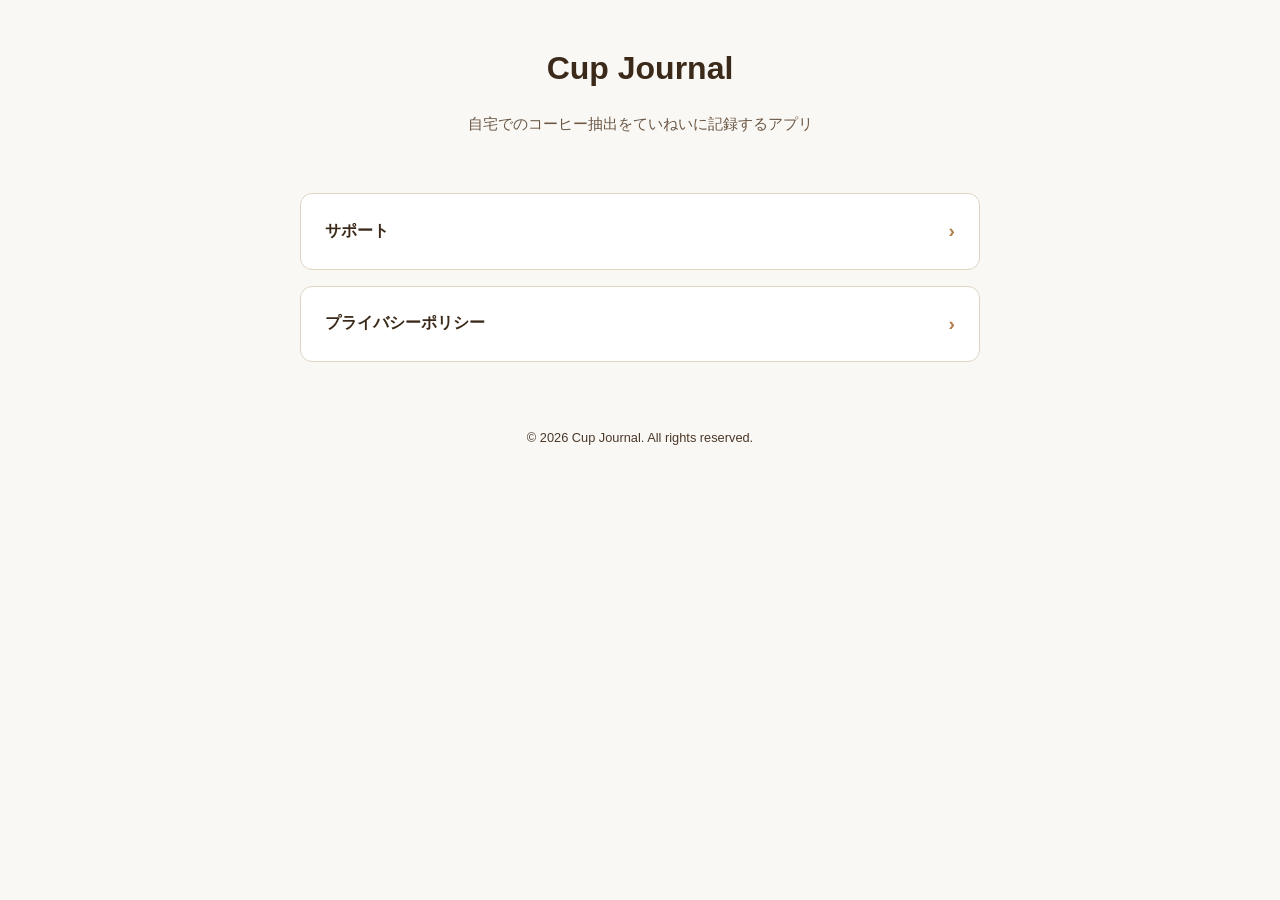
<file: index.html>
<!DOCTYPE html>
<html lang="ja">
<head>
  <meta charset="UTF-8">
  <meta name="viewport" content="width=device-width, initial-scale=1.0">
  <title>Cup Journal</title>
  <meta name="description" content="Cup Journalはコーヒーの抽出記録をていねいに残せるiOSアプリです。豆の種類・抽出方法・テイスティングメモをシンプルに管理できます。">
  <meta property="og:title"       content="Cup Journal">
  <meta property="og:description" content="コーヒーの抽出記録をていねいに残せるiOSアプリ">
  <meta property="og:type"        content="website">
  <meta property="og:url"         content="https://ichini235711.github.io/cup-journal-support/">
  <meta property="og:locale"      content="ja_JP">
  <link rel="canonical" href="https://ichini235711.github.io/cup-journal-support/">
  <link rel="stylesheet" href="style.css">
</head>
<body class="page-home">
  <div class="container">
    <main>
      <header>
        <h1>Cup Journal</h1>
        <p>自宅でのコーヒー抽出をていねいに記録するアプリ</p>
      </header>

      <ul class="nav-list">
        <li>
          <a href="support.html">
            サポート
            <span>›</span>
          </a>
        </li>
        <li>
          <a href="privacy.html">
            プライバシーポリシー
            <span>›</span>
          </a>
        </li>
      </ul>
    </main>

    <footer>
      <p>&copy; 2026 Cup Journal. All rights reserved.</p>
    </footer>
  </div>
</body>
</html>
</file>
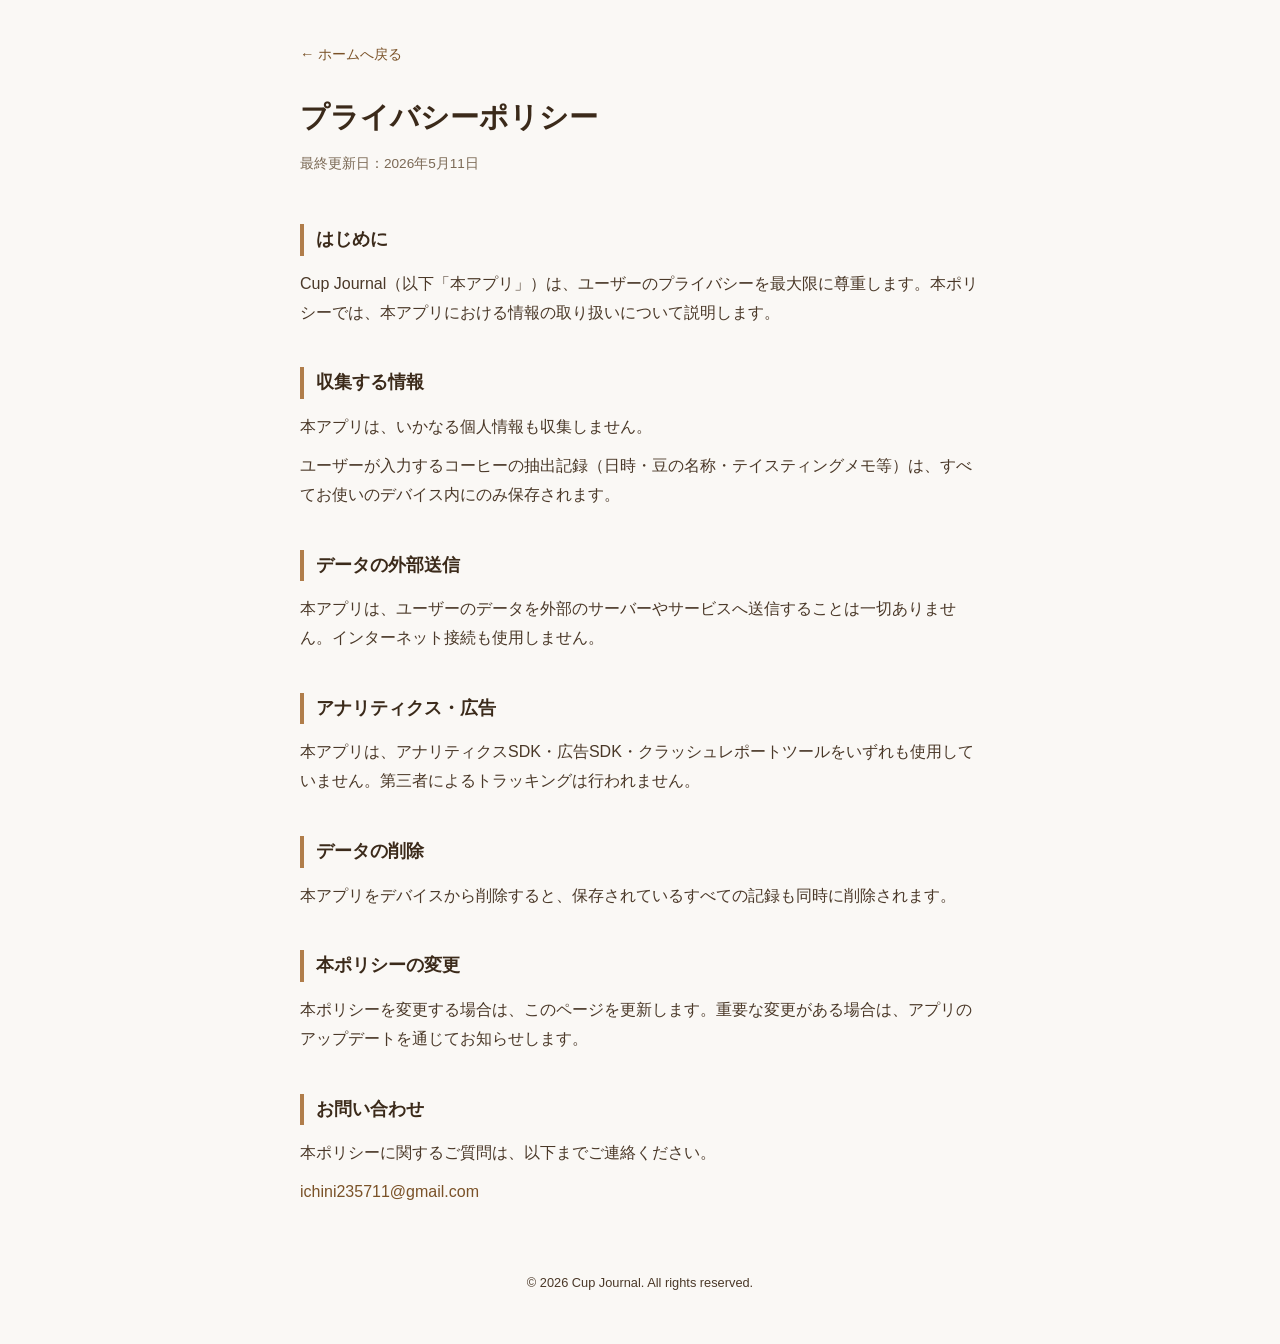
<file: privacy.html>
<!DOCTYPE html>
<html lang="ja">
<head>
  <meta charset="UTF-8">
  <meta name="viewport" content="width=device-width, initial-scale=1.0">
  <title>Cup Journal プライバシーポリシー</title>
  <meta name="description" content="Cup Journalのプライバシーポリシーです。本アプリは個人情報を収集せず、すべてのデータはデバイス内にのみ保存されます。">
  <meta property="og:title"       content="プライバシーポリシー | Cup Journal">
  <meta property="og:description" content="Cup Journalのプライバシーポリシー。個人情報の収集なし、外部送信なし。">
  <meta property="og:type"        content="website">
  <meta property="og:url"         content="https://ichini235711.github.io/cup-journal-support/privacy.html">
  <meta property="og:locale"      content="ja_JP">
  <link rel="canonical" href="https://ichini235711.github.io/cup-journal-support/privacy.html">
  <link rel="stylesheet" href="style.css">
</head>
<body>
  <div class="container">
    <main>
      <a href="index.html" class="back-link">← ホームへ戻る</a>
      <header>
        <h1>プライバシーポリシー</h1>
        <p class="updated">最終更新日：2026年5月11日</p>
      </header>

      <section>
        <h2>はじめに</h2>
        <p>Cup Journal（以下「本アプリ」）は、ユーザーのプライバシーを最大限に尊重します。本ポリシーでは、本アプリにおける情報の取り扱いについて説明します。</p>
      </section>

      <section>
        <h2>収集する情報</h2>
        <p>本アプリは、いかなる個人情報も収集しません。</p>
        <p>ユーザーが入力するコーヒーの抽出記録（日時・豆の名称・テイスティングメモ等）は、すべてお使いのデバイス内にのみ保存されます。</p>
      </section>

      <section>
        <h2>データの外部送信</h2>
        <p>本アプリは、ユーザーのデータを外部のサーバーやサービスへ送信することは一切ありません。インターネット接続も使用しません。</p>
      </section>

      <section>
        <h2>アナリティクス・広告</h2>
        <p>本アプリは、アナリティクスSDK・広告SDK・クラッシュレポートツールをいずれも使用していません。第三者によるトラッキングは行われません。</p>
      </section>

      <section>
        <h2>データの削除</h2>
        <p>本アプリをデバイスから削除すると、保存されているすべての記録も同時に削除されます。</p>
      </section>

      <section>
        <h2>本ポリシーの変更</h2>
        <p>本ポリシーを変更する場合は、このページを更新します。重要な変更がある場合は、アプリのアップデートを通じてお知らせします。</p>
      </section>

      <section>
        <h2>お問い合わせ</h2>
        <p>本ポリシーに関するご質問は、以下までご連絡ください。</p>
        <p><a href="mailto:ichini235711@gmail.com">ichini235711@gmail.com</a></p>
      </section>
    </main>

    <footer>
      <p>&copy; 2026 Cup Journal. All rights reserved.</p>
    </footer>
  </div>
</body>
</html>
</file>
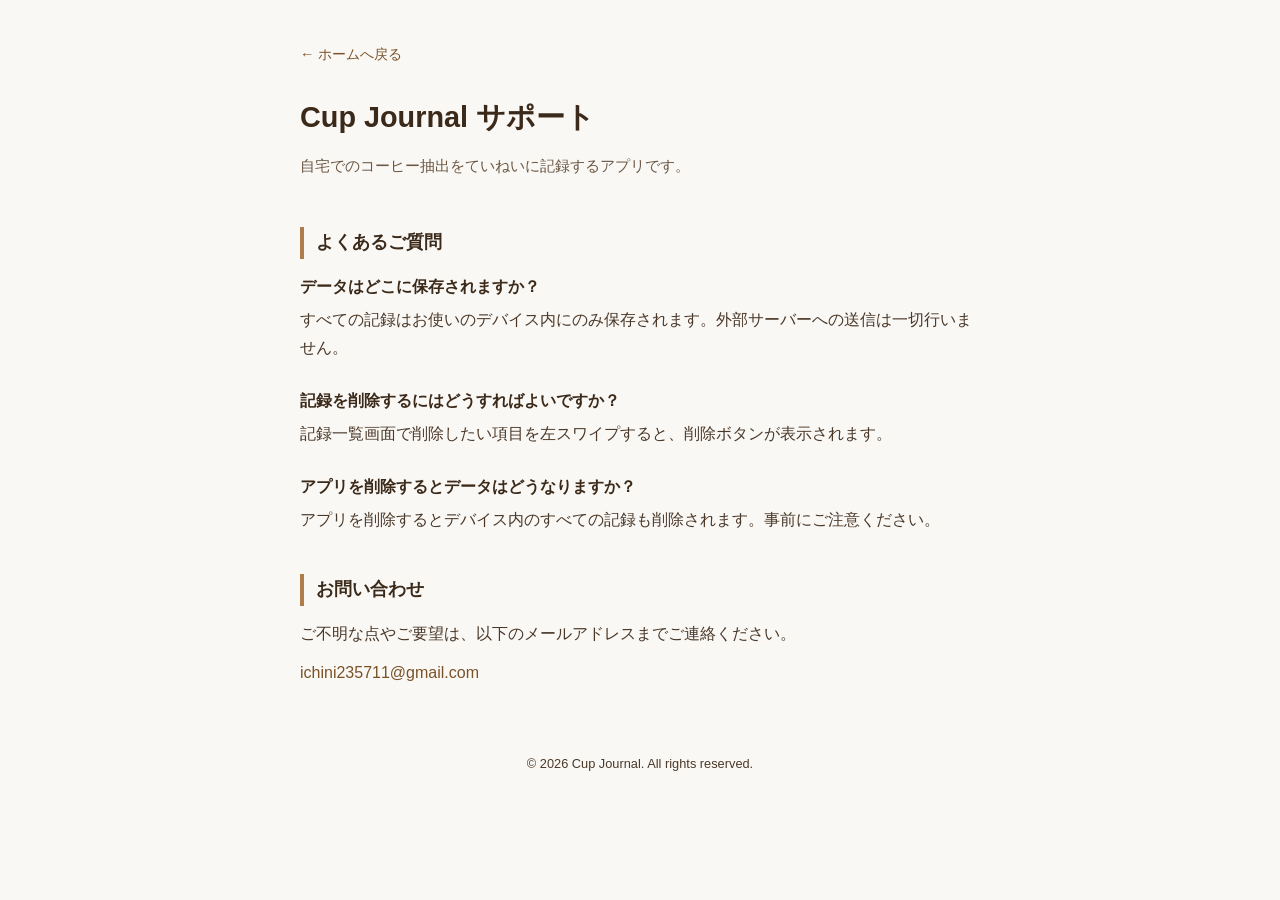
<file: support.html>
<!DOCTYPE html>
<html lang="ja">
<head>
  <meta charset="UTF-8">
  <meta name="viewport" content="width=device-width, initial-scale=1.0">
  <title>Cup Journal サポート</title>
  <meta name="description" content="Cup Journalのサポートページです。よくあるご質問やお問い合わせ先をご案内しています。">
  <meta property="og:title"       content="サポート | Cup Journal">
  <meta property="og:description" content="Cup Journalのよくあるご質問とお問い合わせ先。">
  <meta property="og:type"        content="website">
  <meta property="og:url"         content="https://ichini235711.github.io/cup-journal-support/support.html">
  <meta property="og:locale"      content="ja_JP">
  <link rel="canonical" href="https://ichini235711.github.io/cup-journal-support/support.html">
  <link rel="stylesheet" href="style.css">
</head>
<body>
  <div class="container">
    <main>
      <a href="index.html" class="back-link">← ホームへ戻る</a>
      <header>
        <h1>Cup Journal サポート</h1>
        <p>自宅でのコーヒー抽出をていねいに記録するアプリです。</p>
      </header>

      <section>
        <h2>よくあるご質問</h2>
        <dl>
          <div class="faq-item">
            <dt>データはどこに保存されますか？</dt>
            <dd>すべての記録はお使いのデバイス内にのみ保存されます。外部サーバーへの送信は一切行いません。</dd>
          </div>
          <div class="faq-item">
            <dt>記録を削除するにはどうすればよいですか？</dt>
            <dd>記録一覧画面で削除したい項目を左スワイプすると、削除ボタンが表示されます。</dd>
          </div>
          <div class="faq-item">
            <dt>アプリを削除するとデータはどうなりますか？</dt>
            <dd>アプリを削除するとデバイス内のすべての記録も削除されます。事前にご注意ください。</dd>
          </div>
        </dl>
      </section>

      <section>
        <h2>お問い合わせ</h2>
        <p>ご不明な点やご要望は、以下のメールアドレスまでご連絡ください。</p>
        <p><a href="mailto:ichini235711@gmail.com">ichini235711@gmail.com</a></p>
      </section>
    </main>

    <footer>
      <p>&copy; 2026 Cup Journal. All rights reserved.</p>
    </footer>
  </div>
</body>
</html>
</file>
<file: style.css>
/* ===== Custom Properties ===== */
:root {
  --color-bg:          #faf8f5;
  --color-text:        #2c2c2c;
  --color-heading:     #3b2a1a;
  --color-body-text:   #4a3828;
  --color-muted:       #6b5744;
  --color-footer:      #7a6854;
  --color-accent:      #b07d4a;
  --color-accent-text: #7a5228;
  --color-card-bg:     #ffffff;
  --color-border:      #e0d4c3;
}

/* ===== Reset ===== */
* { box-sizing: border-box; margin: 0; padding: 0; }

/* ===== Base ===== */
body {
  font-family: -apple-system, BlinkMacSystemFont, "Hiragino Sans", "Hiragino Kaku Gothic ProN", sans-serif;
  background: var(--color-bg);
  color: var(--color-text);
  line-height: 1.8;
  padding: 40px 20px;
}

p { color: var(--color-body-text); margin-bottom: 10px; }

a {
  color: var(--color-accent-text);
  text-decoration: none;
  word-break: break-all;
}
a:hover { text-decoration: underline; }

/* ===== Layout ===== */
.container { max-width: 680px; margin: 0 auto; }

/* ===== Header ===== */
header { margin-bottom: 48px; }
header h1 {
  font-size: 1.8rem;
  font-weight: 700;
  color: var(--color-heading);
  margin-bottom: 8px;
}
header p { font-size: 0.95rem; color: var(--color-muted); }
.updated { font-size: 0.85rem; color: var(--color-footer); }

/* トップページのみ中央寄せ・余白拡大 */
.page-home header {
  margin-bottom: 56px;
  text-align: center;
}
.page-home header h1 { font-size: 2rem; margin-bottom: 12px; }

/* ===== Section / Heading ===== */
section { margin-bottom: 40px; }

h2 {
  font-size: 1.1rem;
  font-weight: 700;
  color: var(--color-heading);
  border-left: 4px solid var(--color-accent);
  padding-left: 12px;
  margin-bottom: 14px;
}

/* ===== Card component (.nav-list a / .highlight-box / .contact-box の共通基盤) ===== */
.nav-list a,
.highlight-box,
.contact-box {
  background: var(--color-card-bg);
  border: 1px solid var(--color-border);
  border-radius: 12px;
}

/* ===== Navigation ===== */
.nav-list {
  list-style: none;
  display: flex;
  flex-direction: column;
  gap: 16px;
}
.nav-list a {
  display: flex;
  align-items: center;
  justify-content: space-between;
  padding: 20px 24px;
  color: var(--color-heading);
  text-decoration: none;
  font-weight: 600;
  font-size: 1rem;
  transition: box-shadow 0.15s;
  word-break: normal;
}
.nav-list a:hover {
  box-shadow: 0 4px 12px rgba(176, 125, 74, 0.15);
  text-decoration: none;
}
.nav-list a span { color: var(--color-accent); font-size: 1.2rem; }

.back-link {
  display: inline-block;
  color: var(--color-accent-text);
  font-size: 0.9rem;
  margin-bottom: 24px;
  text-decoration: none;
  word-break: normal;
}
.back-link:hover { text-decoration: underline; }

/* ===== Highlight box ===== */
.highlight-box { padding: 20px 24px; margin-top: 8px; }
.highlight-box p { margin-bottom: 0; font-weight: 600; color: var(--color-heading); }
.highlight-box + p { margin-top: 14px; }

/* ===== FAQ ===== */
.faq-item { margin-bottom: 24px; }
.faq-item dt {
  font-weight: 600;
  color: var(--color-heading);
  margin-bottom: 4px;
}
.faq-item dd { color: var(--color-body-text); padding-left: 0; }

/* ===== Contact box ===== */
.contact-box { padding: 24px 28px; }
.contact-box p { margin-bottom: 12px; }
.contact-box a {
  display: inline-block;
  font-weight: 600;
  word-break: break-all;
}

/* ===== Footer ===== */
footer {
  margin-top: 64px;
  font-size: 0.8rem;
  color: var(--color-footer);
  text-align: center;
}

/* ===== Accessibility – focus ring ===== */
a:focus-visible {
  outline: 3px solid var(--color-accent);
  outline-offset: 3px;
  border-radius: 4px;
}
.nav-list a:focus-visible { border-radius: 12px; }

/* ===== Dark mode ===== */
@media (prefers-color-scheme: dark) {
  :root {
    --color-bg:          #1a1410;
    --color-text:        #e8ddd0;
    --color-heading:     #f0e6d8;
    --color-body-text:   #d4c4b0;
    --color-muted:       #a08870;
    --color-footer:      #8a7462;
    --color-accent:      #c99058;
    --color-accent-text: #d4a060;
    --color-card-bg:     #2a1f15;
    --color-border:      #4a3828;
  }
}
</file>
